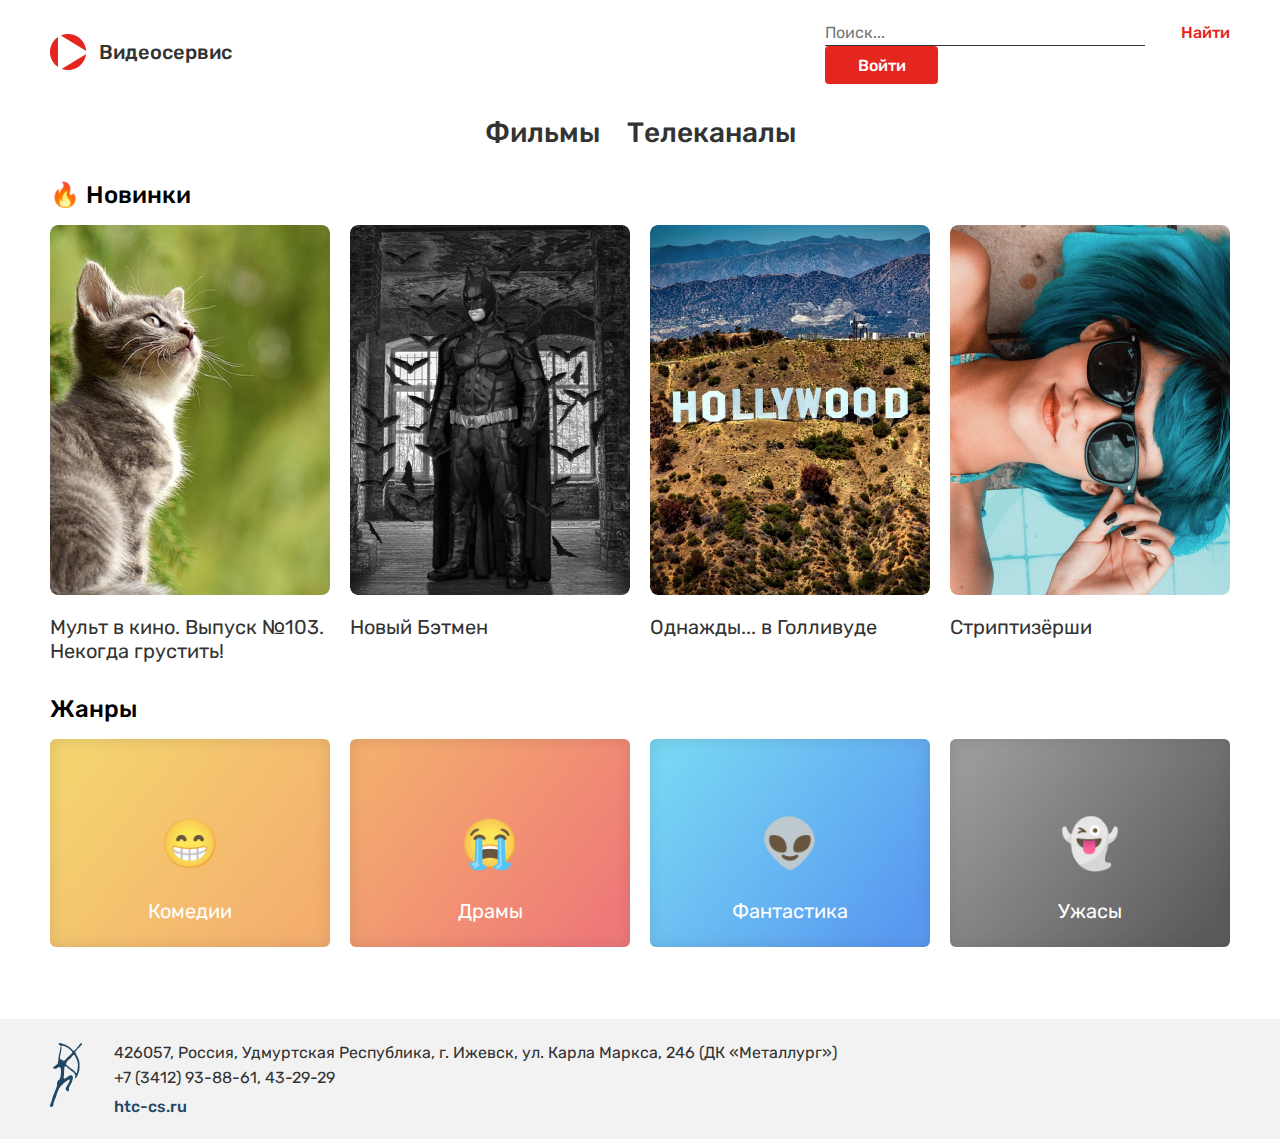
<file: ЦВТ/index.html>
<!DOCTYPE html>
<html lang="ru">
<head>
    <meta charset="UTF-8">
    <meta name="viewport" content="width=device-width, initial-scale=1.0">
    <title>Видеосервис ЦВТ</title>
    <link rel="stylesheet" href="css/style.css">
</head>
<body>
    <div class="container">
        <header class="header">
            <div class="header__logo">
                <img src="img/sign.png" alt="logo">
                <p class="header__logo_name">Видеосервис</p>
            </div>
            <div class="hed_but">
            <form class="header_search">
                <input class="header_search_txt" type="text" placeholder="Поиск...">
                <input class="header_search_btn" type="button" value="Найти">
            </form>
            <form class="header_login" action="">
                <a href="index3.html"><input type="button" class="header_login_btn" value="Войти"></a>
            </form>
            </div>
        </header>
        <main>
            <nav>
                <ul class="nav__ul">
                    <li class="nav__ul_li"><a class="nav__ul_a" href="index.html">Фильмы</a></li>
                    <li class="nav__ul_li"><a class="nav__ul_a" href="index2.html">Телеканалы</a></li>
                </ul>
            </nav>
            <div class="new">
                <p class="new__header">&#128293; Новинки</p>
                <div class="movies">
                    <div class="movies__item">
                        <img class="movies__item_img" src="img/cat.png" alt="cat">
                        <p class="movies__item_txt">Мульт в кино. Выпуск №103. Некогда грустить!</p>
                        <p class="movies__item_description">Фильм повествует о череде событий, произошедших в Голливуде в 1969 году, на закате его «золотого века». Известный актер Рик Далтон и его дублер Клифф Бут пытаются найти свое место в стремительно меняющемся мире киноиндустрии.</p>
                    </div>
                    <div class="movies__item">
                        <img class="movies__item_img" src="img/bet.png" alt="batman">
                        <p class="movies__item_txt">Новый Бэтмен</p>
                        <p class="movies__item_description">Фильм повествует о череде событий, произошедших в Голливуде в 1969 году, на закате его «золотого века». Известный актер Рик Далтон и его дублер Клифф Бут пытаются найти свое место в стремительно меняющемся мире киноиндустрии.</p>
                    </div>
                    <div class="movies__item">
                        <img class="movies__item_img" src="img/hol.png" alt="holly">
                        <p class="movies__item_txt">Однажды... в Голливуде</p>
                        <p class="movies__item_description">Фильм повествует о череде событий, произошедших в Голливуде в 1969 году, на закате его «золотого века». Известный актер Рик Далтон и его дублер Клифф Бут пытаются найти свое место в стремительно меняющемся мире киноиндустрии.</p>
                    </div>
                    <div class="movies__item">
                        <img class="movies__item_img" src="img/str.png" alt="stripe">
                        <p class="movies__item_txt">Стриптизёрши</p>
                        <p class="movies__item_description">Фильм повествует о череде событий, произошедших в Голливуде в 1969 году, на закате его «золотого века». Известный актер Рик Далтон и его дублер Клифф Бут пытаются найти свое место в стремительно меняющемся мире киноиндустрии.</p>
                    </div>
                </div>
            </div>
            <div class="ganres">
                <p class="new__header">Жанры</p>
                <div class="ganres__gallery">
                    <div class="ganres__item ganres_bkg-comedy">
                        <p class="ganres_emj">😁</p>
                        <p class="ganres__txt">Комедии</p>
                    </div>
                    <div class="ganres__item ganres_bkg-drama">
                        <p class="ganres_emj">😭</p>
                        <p class="ganres__txt">Драмы</p>
                    </div>
                    <div class="ganres__item ganres_bkg-fantastic">
                        <p class="ganres_emj">👽</p>
                        <p class="ganres__txt">Фантастика</p>
                    </div>
                    <div class="ganres__item ganres_bkg-horror">
                        <p class="ganres_emj">👻</p>
                        <p class="ganres__txt">Ужасы</p>
                    </div>
                </div>
            </div>
        </main>
    </div>
    <footer class="footer">
        <div class="container footer_container">
            <img class="footer_img" src="img/lu.png" alt="logo">
            <div class="footer_info">
                <p class="footer_info_p">426057, Россия, Удмуртская Республика, г. Ижевск, ул. Карла Маркса, 246 (ДК «Металлург»)</p>
                <p class="footer_info_p footer_info_p2">+7 (3412) 93-88-61, 43-29-29</p>
                <a class="footer_info_a" href="htc-cs.ru">htc-cs.ru</a>
            </div>
        </div>
    </footer>
</body>
</html>
</file>
<file: ЦВТ/css/style.css>
*{
    margin: 0;
    padding: 0;
}

@font-face {
    font-family: Rubik-Medium;
    src: url(../fonts/Rubik-Medium.ttf);
}

@font-face {
    font-family: Rubik-Regular;
    src: url(../fonts/Rubik-Regular.ttf);
}

.container{
    width: 1180px;
    /*height: 100vh;*/
    /*background-color: cadetblue;*/
    margin: 0 auto;
}

.header{
    height: 40px;
    /*background-color: bisque;*/
    display: flex;
    justify-content: space-between;
    align-items: center;
    margin-top: 32px;
}

.header__logo{
    display: flex;
    align-items: center;
}

.header__logo_name{
    margin-left: 11.88px;
    font-size: 20px;
    font-family: Rubik-Medium;
    color: #333333;
}

.header_search_txt{
    width: 320px;
    height: 25px;
    border: none;
    border-bottom: 1px solid #333333;
    font-family: Rubik-Medium;
    font-size: 16px;
    color: #333333;
}

.header_search_txt::placeholder{
    font-size: 16px;
    color: 828282;
    font-family: Rubik-Regular;
}

.header_search_txt:focus{
    outline: none;
}

.header_search_btn{
    background: none;
    border: none;
    font-family: Rubik-Medium;
    color: #E5261E;
    font-size: 16px;
    margin-left: 32px;
}

.header_login_btn{
    width: 113px;
    height: 38px;
    background: #E5261E;
    border: none;
    border-radius: 4px;
    font-family: Rubik-Medium;
    color: #ffffff;
    font-size: 16px;
}

.header_login_btn:hover{
    background: #CC221B;
}

.nav__ul{
    display: flex;
    width: 311px;
    justify-content: space-between;
    margin: 44px auto 32px auto;
}

.nav__ul_li{
    list-style-type: none;
}

.nav__ul_a{
    text-decoration: none;
    font-family: Rubik-Medium;
    font-size: 28px;
    color: #333333;

}

.nav__ul_a:focus,
.nav__ul_a:active{
    color: #E5261E;
    border-bottom: #E5261E solid 2px;
    padding-bottom: 9px;
}

.new__header{
    font-family: Rubik-Medium;
    font-size: 24px;
}
.movies{
    display: flex;
    justify-content: space-between;
}

.movies__item{
    position: relative;
    width: 280px;
}

.movies__item_img{
    border-radius: 8px;
    margin: 16px 0;
}

.movies__item_txt{
    color: #333333;
    font-size: 20px;
    font-family: Rubik-Regular;
}

.movies__item_description{
    width: 280px;
    height: 370px;
    background-color: rgba(51,51,51,0.8);
    color: #F2F2F2;
    line-height: 140%;
    border-radius: 8px;
    font-family: Rubik-Regular;
    font-size: 16px;
    padding: 16px;
    box-sizing: border-box;
    position: absolute;
    top: 16px;
    left: 0px;
    opacity: 0;
}

.movies__item:hover .movies__item_description{
    opacity: 1;
}

.ganres{
    margin-top: 32px;
}

.ganres__gallery{
    display: flex;
    justify-content: space-between;
    margin-top: 16px;
}

.ganres__item{
    width: 280px;
    height: 208px;
    border-radius: 6px;
    box-shadow: inset 0px 0px 16px rgba(0, 0, 0, 0.15);
    display: flex;
    align-items: center;
    justify-content: center;
    flex-direction: column;
    position: relative;
    opacity: 0.8;
}

.ganres__item:hover{
    opacity: 1;
}

.ganres_bkg-comedy{
    background: linear-gradient(127.83deg, #F2C94C 8.44%, #F29A4A 91.36%);
}

.ganres_bkg-drama{
    background: linear-gradient(127.83deg, #F2994A 8.44%, #EB5757 91.36%);
}

.ganres_bkg-fantastic{
    background: linear-gradient(127.83deg, #56CCF2 8.44%, #2F80ED 91.36%);
}

.ganres_bkg-horror{
    background: linear-gradient(127.83deg, #828282 8.44%, #333333 91.36%);
}



.ganres_emj{
    font-size: 48px;
    
}


.ganres__txt{
    font-size: 20px;
    font-family: Rubik-Regular;
    color: #ffffff;
    position: absolute;
    top: 160px;
}

.footer{
    background-color: #f2f2f2;
    height: 120px;
    margin-top: 72px;
    display: flex;
    align-items: center;
}

.footer_container{
    display: flex;

}

.footer_img{
    margin-right: 30.98px;
    height: 64px;
}

.footer_info_p{
    font-family: Rubik-Regular;
    font-size: 16px;
    color: #333333;
}
.footer_info_p2{
    margin: 6px 0 10px 0;
}

.footer_info_a{
    text-decoration: none;
    color: #1F4766;
    font-family: Rubik-Medium;
    font-size: 16px;
}

@media screen and (max-width: 390px){
    .container{
    width: 390px;
    height: 100vh;
    }
    .header{
        height: 40px;
        /*background-color: bisque;*/
        display: inline;
        justify-content: space-between;
        align-items: center;
        margin-top: 32px;
        
    }

    .hed_but{
        position: relative;
        justify-content: space-between;
    }

    .header__logo, .header_search, .header_search, .header_login{
        padding-left: 10px;
        padding-top: 10px;
    }


    .movies{
        
        display: unset;
        justify-content: unset;
        align-content: center;
}
.movies__item_img{
    border-radius: 8px;
    margin: 0;
    width: auto;
    height: auto;
}
    
    .footer{
        background-color: #f2f2f2;
        height: 120px;
        margin-top: 0px;
        display: unset;
        align-items: center;
    }
}
</file>
